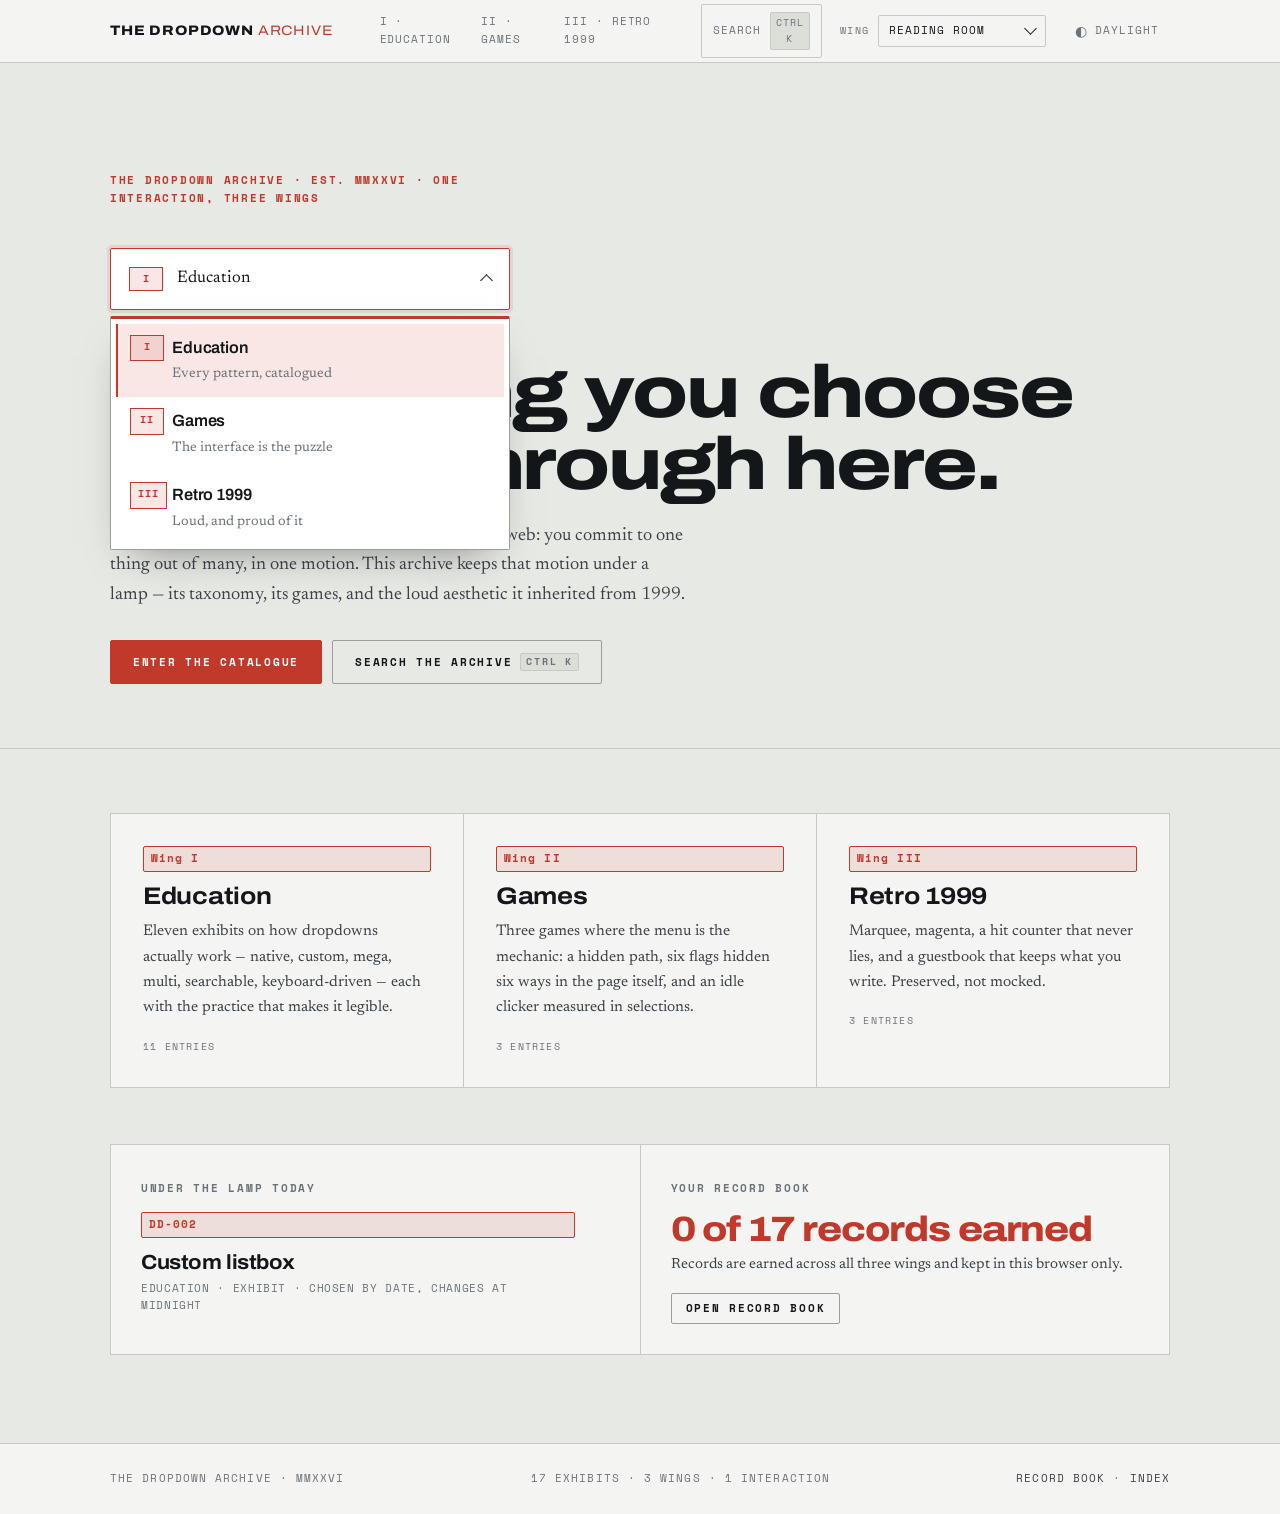
<file: index.html>
<!DOCTYPE html>
<html lang="en" data-theme="light">
<head>
    <meta charset="UTF-8">
    <meta name="viewport" content="width=device-width, initial-scale=1.0">
    <title>The Dropdown Archive</title>
    <meta name="description" content="A catalogue of dropdown menus: their taxonomy, the games built from them, and the aesthetic they inherited from 1999.">
    <meta name="color-scheme" content="light dark">
    <meta name="theme-color" content="#e7e9e4" media="(prefers-color-scheme: light)">
    <meta name="theme-color" content="#14171a" media="(prefers-color-scheme: dark)">

    <!-- Share chrome. Both URLs are the project-site root; the hash routes under
         it all resolve back to the reading room, so one canonical is correct.
         og:image is deliberately absent: a preview card needs a hosted raster
         and this site has no image asset, only the inline SVG favicon. -->
    <link rel="canonical" href="https://asage-me.github.io/dropdown-mania/">
    <meta property="og:type" content="website">
    <meta property="og:site_name" content="The Dropdown Archive">
    <meta property="og:url" content="https://asage-me.github.io/dropdown-mania/">
    <meta property="og:title" content="The Dropdown Archive">
    <meta property="og:description" content="A catalogue of dropdown menus: their taxonomy, the games built from them, and the aesthetic they inherited from 1999.">

    <!-- The module that owns the theme is deferred, so it runs after first
         paint: a visitor whose system prefers dark saw a light page flash
         before going dark on every single load. This runs before the
         stylesheets below, so the first paint is already the right theme.
         The key and its JSON encoding must stay in sync with js/lib/store.js;
         initTheme() still decides afterwards and re-applies if needed. -->
    <script>
        (function () {
            try {
                var stored = JSON.parse(localStorage.getItem("dropdown-archive:theme"));
                var dark = stored === "dark"
                    || (stored !== "light" && matchMedia("(prefers-color-scheme: dark)").matches);
                document.documentElement.dataset.theme = dark ? "dark" : "light";
            } catch (e) {
                /* private mode or disabled storage: initTheme() applies after paint */
            }
        })();
    </script>

    <link rel="preconnect" href="https://fonts.googleapis.com">
    <link rel="preconnect" href="https://fonts.gstatic.com" crossorigin>
    <link rel="stylesheet" href="https://fonts.googleapis.com/css2?family=Archivo:wdth,wght@75..125,400..900&family=Newsreader:ital,opsz,wght@0,6..72,400..600;1,6..72,400&family=Space+Mono:wght@400;700&display=swap">

    <!-- Every stylesheet loads once; wings scope their rules under body[data-mode]. -->
    <link rel="stylesheet" href="css/tokens.css">
    <link rel="stylesheet" href="css/select.css">
    <link rel="stylesheet" href="css/nav.css">
    <link rel="stylesheet" href="css/main.css">
    <link rel="stylesheet" href="css/education.css">
    <link rel="stylesheet" href="css/games.css">
    <link rel="stylesheet" href="css/retro-1999.css">

    <link rel="icon" href="data:image/svg+xml,%3Csvg xmlns='http://www.w3.org/2000/svg' viewBox='0 0 32 32'%3E%3Crect width='32' height='32' fill='%2314171a'/%3E%3Cpath d='M7 11h18M7 17h18M7 23h11' stroke='%23c0392b' stroke-width='2.5'/%3E%3C/svg%3E">
</head>
<body data-mode="home">
    <a class="u-skip" href="#main-content">Skip to the archive</a>

    <header class="site-header">
        <nav class="nav" id="site-nav" aria-label="Archive">
            <a class="nav__brand" href="#/">
                The Dropdown <span>Archive</span>
            </a>

            <ul class="nav__wings">
                <li><a class="nav__link" data-nav-link="education" href="#/education">I · Education</a></li>
                <li><a class="nav__link" data-nav-link="games" href="#/games">II · Games</a></li>
                <li><a class="nav__link" data-nav-link="retro" href="#/retro">III · Retro 1999</a></li>
            </ul>

            <div class="nav__tools">
                <button type="button" class="nav__palette" data-open-palette>
                    Search<span class="kbd-hint">Ctrl K</span>
                </button>

                <div class="nav__mode">
                    <label class="nav__mode-label" for="mode-select">Wing</label>
                    <select id="mode-select">
                        <option value="home">Reading room</option>
                        <option value="education">I · Education</option>
                        <option value="games">II · Games</option>
                        <option value="retro">III · Retro 1999</option>
                    </select>
                </div>

                <button type="button" class="nav__theme" id="theme-toggle" aria-pressed="false">
                    <span class="nav__theme-mark" aria-hidden="true">◐</span>
                    <span data-theme-label>Daylight</span>
                    <span class="u-visually-hidden">Toggle the reading-room theme</span>
                </button>
            </div>
        </nav>
    </header>

    <main id="main-content" class="wing" tabindex="-1">
        <!-- The router mounts the active wing here. -->
        <noscript>
            <div class="load-error">
                <h2>The archive needs JavaScript</h2>
                <p>Each wing is a working exhibit — dropdowns that open, filter, remember and
                    validate — so this site cannot run without scripting enabled.</p>
            </div>
        </noscript>
    </main>

    <footer class="site-footer">
        <div class="site-footer__inner">
            <span>The Dropdown Archive · MMXXVI</span>
            <span>17 exhibits · 3 wings · 1 interaction</span>
            <span><a href="#/" data-open-records>Record book</a> · <a href="#/" data-open-palette>Index</a></span>
        </div>
    </footer>

    <script type="module" src="js/main.js"></script>
</body>
</html>
</file>
<file: css/tokens.css>
@charset "utf-8";
/* ============================================================
   THE DROPDOWN ARCHIVE — tokens.css
   Design system for the whole archive. Every wing (Education,
   Games, Retro) derives its colour and type from this file and
   overrides only --accent. Nothing below hardcodes a colour.
   ============================================================ */

/* ---------- Reset ---------- */
*,
*::before,
*::after {
    margin: 0;
    padding: 0;
    box-sizing: border-box;
}

/* Any component that sets `display:` on itself would otherwise beat the
   UA's [hidden] rule, leaving closed menus painted. State it once, here. */
[hidden] { display: none !important; }

/* ============================================================
   PALETTE — "Reading room"
   A conservation reading room: cool paper, graphite rules,
   rubric red for anything interactive, cyanotype blue for the
   Education wing, manila for catalogue labels.
   Two fully-tuned themes; neither is an afterthought.
   ============================================================ */

:root {
    color-scheme: light;

    /* --- Typefaces: wide grotesque / reading serif / catalogue mono --- */
    --font-display: "Archivo", "Helvetica Neue", Helvetica, sans-serif;
    --font-body: "Newsreader", Georgia, "Times New Roman", serif;
    --font-mono: "Space Mono", ui-monospace, "Courier New", monospace;

    --size-h1: clamp(2.6rem, 6.4vw, 4.6rem);
    --size-h2: clamp(1.7rem, 3.4vw, 2.5rem);
    --size-h3: 1.22rem;
    --size-body: 1.043rem;
    --size-small: 0.9rem;
    --size-label: 0.68rem;

    --tracking-display: -0.028em;
    --tracking-label: 0.16em;

    /* --- Surfaces (light = "daylight reading room") --- */
    --paper: #e7e9e4;
    --surface: #f4f5f2;
    --surface-raised: #ffffff;
    --surface-sunken: #dcded8;
    --rule: #c6cac2;
    --rule-strong: #9aa096;

    /* --- Ink --- */
    --ink: #14171a;
    --ink-2: #3b4247;
    --ink-3: #6b7379;

    /* --- Accents --- */
    --rubric: #c0392b;
    --rubric-soft: rgba(192, 57, 43, 0.12);
    --cyanotype: #2c5c8a;
    --cyanotype-soft: rgba(44, 92, 138, 0.12);
    --manila: #d9c79b;
    --patina: #3f7d6e;
    --patina-soft: rgba(63, 125, 110, 0.14);

    /* Wing accent: what is interactive right now */
    --accent: var(--rubric);
    --accent-soft: var(--rubric-soft);
    --accent-ink: #ffffff;

    /* --- Semantic aliases used by every stylesheet --- */
    --bg: var(--paper);
    --panel: var(--surface);
    --panel-raised: var(--surface-raised);
    --text: var(--ink);
    --text-muted: var(--ink-2);
    --text-faint: var(--ink-3);
    --border: var(--rule);
    --border-strong: var(--rule-strong);
    --focus: var(--accent);

    /* "That was right", which is not the same fact as "that is interactive".
       --accent is the wing's colour, and in the games wing it is rubric red —
       so a solved row painted with --accent looks like a wrong answer. */
    --success: var(--patina);
    --success-soft: var(--patina-soft);

    /* --- Layout --- */
    --page-max: 1140px;
    --prose-max: 62ch;
    --gutter: clamp(20px, 4vw, 40px);
    --section-gap: clamp(48px, 7vw, 88px);
    --nav-height: 62px;

    /* --- Motion --- */
    --t-fast: 140ms cubic-bezier(0.2, 0, 0.2, 1);
    --t-med: 260ms cubic-bezier(0.2, 0, 0.2, 1);
    --t-slow: 460ms cubic-bezier(0.16, 1, 0.3, 1);
    --ease-unfold: cubic-bezier(0.16, 1, 0.3, 1);

    /* --- Depth (kept honest: paper does not glow) --- */
    --shadow-flat: 0 1px 0 rgba(20, 23, 26, 0.05);
    --shadow-pop: 0 18px 40px -22px rgba(20, 23, 26, 0.55);
    --radius: 2px;
}

/* ---------- Dark = "the vault": opened at night, lamp-lit ---------- */
[data-theme="dark"] {
    color-scheme: dark;

    --paper: #14171a;
    --surface: #1b1f23;
    --surface-raised: #23282d;
    --surface-sunken: #0f1214;
    --rule: #313840;
    --rule-strong: #4c555e;

    --ink: #e8eae6;
    --ink-2: #b3bab4;
    --ink-3: #838c92;

    --rubric: #ff6a55;
    --rubric-soft: rgba(255, 106, 85, 0.16);
    --cyanotype: #7fb4e5;
    --cyanotype-soft: rgba(127, 180, 229, 0.16);
    --manila: #c9b486;
    --patina: #6fc0a8;
    --patina-soft: rgba(111, 192, 168, 0.16);

    --accent-ink: #12151a;
    --shadow-pop: 0 22px 46px -24px rgba(0, 0, 0, 0.9);
}

/* ---------- Wing accents: one system, three rooms ---------- */
body[data-mode="education"] {
    --accent: var(--cyanotype);
    --accent-soft: var(--cyanotype-soft);
}

body[data-mode="games"] {
    --accent: var(--rubric);
    --accent-soft: var(--rubric-soft);
}

body[data-mode="retro"] {
    /* Retro is a deliberately loud exhibit; it owns its own palette
       but still inherits spacing, type scale and focus rings. */
    --accent: #ff2d95;
    --accent-soft: rgba(255, 45, 149, 0.18);
    --accent-ink: #14171a;
}

/* ---------- Wing III: the 1999 palette ----------
   Deliberately outside the theme system: this wing is a period
   exhibit, so its colours are fixed day or night, light or dark. */
:root {
    --retro-desktop: #008080;
    --retro-page: #d4d0c8;
    --retro-panel: #c0c0c0;
    --retro-ridge: outset;
    --retro-ridge-light: #ffffff;
    --retro-ridge-dark: #808080;
    --retro-ink: #000000;
    --retro-link: #0000ee;
    --retro-visited: #551a8b;
    --retro-font: "Times New Roman", Times, serif;
    --retro-font-mono: "Courier New", Courier, monospace;
}

/* ============================================================
   BASE
   ============================================================ */

html {
    font-size: 16px;
    scroll-behavior: smooth;
    -webkit-text-size-adjust: 100%;
}

body {
    font-family: var(--font-body);
    font-size: var(--size-body);
    line-height: 1.65;
    color: var(--text);
    background-color: var(--bg);
    min-height: 100vh;
    display: flex;
    flex-direction: column;
    transition: background-color var(--t-med), color var(--t-med);
}

h1, h2, h3, h4, h5, h6 {
    font-family: var(--font-display);
    font-weight: 700;
    line-height: 1.06;
    letter-spacing: var(--tracking-display);
    color: var(--text);
    text-wrap: balance;
}

h1 { font-size: var(--size-h1); font-stretch: 118%; }
h2 { font-size: var(--size-h2); font-stretch: 112%; }
h3 { font-size: var(--size-h3); font-stretch: 105%; letter-spacing: -0.012em; }
h4, h5, h6 { font-size: 1rem; font-stretch: 100%; }

p { margin-bottom: 1.1em; color: var(--text-muted); max-width: var(--prose-max); }
p:last-child { margin-bottom: 0; }

a { color: var(--accent); text-underline-offset: 3px; text-decoration-thickness: 1px; }
a:hover { color: var(--text); }

img, svg { display: block; max-width: 100%; }

button { font: inherit; color: inherit; }

::selection { background: var(--accent); color: var(--accent-ink); }

/* One focus treatment everywhere — never removed, always visible */
:focus-visible {
    outline: 2px solid var(--focus);
    outline-offset: 2px;
}

/* ---------- Utilities ---------- */
.u-page {
    width: 100%;
    max-width: var(--page-max);
    margin-inline: auto;
    padding-inline: var(--gutter);
}

.u-visually-hidden {
    position: absolute;
    width: 1px;
    height: 1px;
    padding: 0;
    margin: -1px;
    overflow: hidden;
    clip: rect(0 0 0 0);
    clip-path: inset(50%);
    white-space: nowrap;
    border: 0;
}

.u-skip {
    position: absolute;
    left: 12px;
    top: -60px;
    z-index: 2000;
    padding: 10px 16px;
    background: var(--accent);
    color: var(--accent-ink);
    font-family: var(--font-mono);
    font-size: var(--size-label);
    text-transform: uppercase;
    letter-spacing: var(--tracking-label);
    transition: top var(--t-fast);
}
.u-skip:focus { top: 12px; }

/* Catalogue label — the archive's structural voice.
   Carries a real accession number, never decorative. */
.meta-label,
.label {
    display: inline-flex;
    align-items: center;
    gap: 8px;
    font-family: var(--font-mono);
    font-size: var(--size-label);
    font-weight: 700;
    text-transform: uppercase;
    letter-spacing: var(--tracking-label);
    color: var(--text-faint);
}

.label--accent { color: var(--accent); }

/* Accession number chip: DD-004 style, used on every exhibit */
.accession {
    font-family: var(--font-mono);
    font-size: var(--size-label);
    font-weight: 700;
    letter-spacing: 0.1em;
    padding: 3px 7px;
    border: 1px solid var(--accent);
    color: var(--accent);
    background: var(--accent-soft);
    border-radius: var(--radius);
    white-space: nowrap;
}

/* Hairline rule with a catalogue tick */
.rule {
    border: 0;
    border-top: 1px solid var(--border);
    margin-block: var(--section-gap);
    position: relative;
}

/* ============================================================
   BUTTONS — square, inked, stamp-like
   ============================================================ */
.btn {
    display: inline-flex;
    align-items: center;
    justify-content: center;
    gap: 8px;
    padding: 12px 22px;
    font-family: var(--font-mono);
    font-size: var(--size-label);
    font-weight: 700;
    text-transform: uppercase;
    letter-spacing: var(--tracking-label);
    line-height: 1.2;
    color: var(--text);
    background: transparent;
    border: 1px solid var(--border-strong);
    border-radius: var(--radius);
    cursor: pointer;
    text-decoration: none;
    transition: background-color var(--t-fast), color var(--t-fast),
                border-color var(--t-fast), transform var(--t-fast);
}

.btn:hover {
    border-color: var(--accent);
    color: var(--accent);
}

.btn:active { transform: translateY(1px); }

.btn[disabled],
.btn[aria-disabled="true"] {
    opacity: 0.42;
    cursor: not-allowed;
    transform: none;
}

.btn--solid {
    background: var(--accent);
    border-color: var(--accent);
    color: var(--accent-ink);
}
.btn--solid:hover {
    background: var(--text);
    border-color: var(--text);
    color: var(--bg);
}

.btn--ghost {
    border-color: transparent;
    color: var(--text-muted);
    padding-inline: 10px;
}
.btn--ghost:hover { color: var(--accent); border-color: transparent; }

.btn--sm { padding: 8px 14px; }

/* ============================================================
   FOOTER
   ============================================================ */
.site-footer {
    margin-top: auto;
    border-top: 1px solid var(--border);
    background: var(--panel);
}

.site-footer__inner {
    max-width: var(--page-max);
    margin-inline: auto;
    padding: 26px var(--gutter);
    display: flex;
    flex-wrap: wrap;
    gap: 12px 28px;
    align-items: baseline;
    justify-content: space-between;
    font-family: var(--font-mono);
    font-size: var(--size-label);
    letter-spacing: 0.1em;
    text-transform: uppercase;
    color: var(--text-faint);
}

.site-footer a { color: var(--text-muted); text-decoration: none; }
.site-footer a:hover { color: var(--accent); }

/* ============================================================
   MOTION PREFERENCES
   ============================================================ */
@media (prefers-reduced-motion: reduce) {
    html { scroll-behavior: auto; }
    *,
    *::before,
    *::after {
        animation-duration: 0.001ms !important;
        animation-iteration-count: 1 !important;
        transition-duration: 0.001ms !important;
    }
}
</file>
<file: css/select.css>
@charset "utf-8";
/* ============================================================
   SELECT & MENUS — the subject of the archive, so it gets the
   most care. The signature device is the unfold: options arrive
   from the trigger like a folded card opening, staggered by index.
   ============================================================ */

/* ---------- ArchiveSelect (upgraded native <select>) ---------- */
.sel {
	position: relative;
	display: inline-block;
	max-width: 100%;
}

/* Every dropdown in the archive wears the same trigger: the upgraded native
   select (.sel), the hand-authored listbox (.pick) and the home-page drawer
   (.drawer). Their shared chrome is declared once here and varied per
   component below, so a change to the house style is one edit, not three. */
.sel__trigger,
.pick__trigger,
.drawer__trigger {
	display: flex;
	align-items: center;
	text-align: left;
	color: var(--text);
	background: var(--panel-raised);
	border: 1px solid var(--border-strong);
	border-radius: var(--radius);
	cursor: pointer;
	transition: border-color var(--t-fast), box-shadow var(--t-fast);
}

.sel__trigger:hover,
.pick__trigger:hover,
.drawer__trigger:hover { border-color: var(--accent); }

.sel.is-open .sel__trigger,
.pick.is-open .pick__trigger,
.drawer.is-open .drawer__trigger {
	border-color: var(--accent);
	box-shadow: 0 0 0 3px var(--accent-soft);
}

.sel__trigger {
	justify-content: space-between;
	gap: 14px;
	min-width: 220px;
	padding: 11px 14px;
	font-family: var(--font-mono);
	font-size: 0.78rem;
	letter-spacing: 0.04em;
}

.sel__value { flex: 1; }

.sel__value.is-placeholder { color: var(--text-faint); }

/* The caret is a folded corner: two borders rotated 45deg, flipping to -135deg
   when its owner opens. Same shape everywhere, only the size differs. */
.sel__caret,
.pick__caret,
.drawer__caret {
	flex: none;
	border-right: 1.5px solid currentColor;
	border-bottom: 1.5px solid currentColor;
	transform: translateY(-2px) rotate(45deg);
	transition: transform var(--t-med) var(--ease-unfold);
}

.sel__caret,
.drawer__caret { width: 9px; height: 9px; }

.sel__caret { position: relative; }

.sel.is-open .sel__caret,
.pick.is-open .pick__caret,
.mega.is-open .pick__caret,
.drawer.is-open .pick__caret,
.drawer.is-open .drawer__caret { transform: translateY(2px) rotate(-135deg); }

/* One unfold panel for the select and both hand-authored lists; only the
   height budget differs (.drawer__list is deliberately its own shape). */
.sel__menu,
.pick__list,
.combo__list {
	position: absolute;
	z-index: 60;
	top: calc(100% + 5px);
	left: 0;
	min-width: 100%;
	overflow-y: auto;
	padding: 5px;
	background: var(--panel-raised);
	border: 1px solid var(--border-strong);
	border-radius: var(--radius);
	box-shadow: var(--shadow-pop);
	transform-origin: top left;
	animation: unfold var(--t-med) var(--ease-unfold) both;
}

/* The height budget is a custom property rather than a fixed max-height: a
   menu whose trigger sits low in the viewport (or one that is drifting around
   it, js/ui/float.js) has to shrink to the room actually left, and ArchiveSelect
   writes --menu-room every frame while a menu is open. 290px stays the ceiling. */
.sel__menu { max-height: min(290px, var(--menu-room, 100vh)); }

/* No room below, more room above: unfold upwards instead of off the screen. */
.sel__menu.is-up {
	top: auto;
	bottom: calc(100% + 5px);
	transform-origin: bottom left;
	animation-name: unfold-up;
}

.sel__option {
	padding: 9px 11px;
	font-family: var(--font-mono);
	font-size: 0.76rem;
	letter-spacing: 0.02em;
	white-space: nowrap;
	color: var(--text-muted);
	cursor: pointer;
	border-left: 2px solid transparent;
	transition: background-color var(--t-fast), color var(--t-fast), border-color var(--t-fast);
}

.sel__option:hover { background: var(--accent-soft); color: var(--text); }

.sel__option.is-active {
	background: var(--accent-soft);
	color: var(--text);
	border-left-color: var(--accent);
}

.sel__option.is-selected {
	color: var(--accent);
	font-weight: 700;
}

.sel__option.is-disabled {
	opacity: 0.4;
	cursor: default;
	text-decoration: line-through;
}

/* Group headers come from <optgroup label="…">, so a long list can be scanned
   in the custom widget exactly as it would be in the native one. They are
   aria-hidden: the option's own accessible name already carries the group
   through the native select, and a widget that announced every heading would
   read like a table of contents on the way to the one line you wanted. */
.sel__group {
	padding: 10px 11px 4px;
	font-family: var(--font-mono);
	font-size: 0.6rem;
	letter-spacing: 0.14em;
	text-transform: uppercase;
	color: var(--text-faint);
	border-top: 1px solid var(--border);
	margin-top: 5px;
	white-space: nowrap;
}

.sel__group:first-child {
	border-top: 0;
	margin-top: 0;
	padding-top: 2px;
}

/* ---------- The unfold ---------- */
@keyframes unfold {
	from { opacity: 0; transform: perspective(700px) rotateX(-28deg) translateY(-6px); }
	to   { opacity: 1; transform: perspective(700px) rotateX(0) translateY(0); }
}

@keyframes unfold-up {
	from { opacity: 0; transform: perspective(700px) rotateX(28deg) translateY(6px); }
	to   { opacity: 1; transform: perspective(700px) rotateX(0) translateY(0); }
}

@keyframes unfold-item {
	from { opacity: 0; transform: translateY(-5px); }
	to   { opacity: 1; transform: translateY(0); }
}

.sel__option,
.pick__item,
.combo__item,
.drawer__item {
	animation: unfold-item var(--t-med) var(--ease-unfold) both;
}

.sel__option:nth-child(1), .pick__item:nth-child(1), .combo__item:nth-child(1), .drawer__item:nth-child(1) { animation-delay: 20ms; }
.sel__option:nth-child(2), .pick__item:nth-child(2), .combo__item:nth-child(2), .drawer__item:nth-child(2) { animation-delay: 50ms; }
.sel__option:nth-child(3), .pick__item:nth-child(3), .combo__item:nth-child(3), .drawer__item:nth-child(3) { animation-delay: 80ms; }
.sel__option:nth-child(4), .pick__item:nth-child(4), .combo__item:nth-child(4), .drawer__item:nth-child(4) { animation-delay: 110ms; }
.sel__option:nth-child(5), .pick__item:nth-child(5), .combo__item:nth-child(5), .drawer__item:nth-child(5) { animation-delay: 140ms; }
.sel__option:nth-child(n + 6), .pick__item:nth-child(n + 6), .combo__item:nth-child(n + 6) { animation-delay: 170ms; }

/* ---------- Variant: exhibit demo ---------- */
.sel--demo .sel__trigger {
	min-width: min(340px, 100%);
	font-family: var(--font-body);
	font-size: 1rem;
	letter-spacing: 0;
	padding: 13px 16px;
}

.sel--demo .sel__option {
	font-family: var(--font-body);
	font-size: 0.97rem;
	white-space: normal;
	padding: 10px 13px;
}

/* ---------- Variant: game board ---------- */
.sel--game .sel__trigger {
	min-width: min(260px, 100%);
	font-family: var(--font-body);
	font-size: 1rem;
	letter-spacing: 0;
	padding: 12px 15px;
	background: var(--panel);
}

.sel--game .sel__option {
	font-family: var(--font-body);
	font-size: 0.97rem;
	white-space: normal;
}

/* ---------- Hand-authored listbox (.pick) ---------- */
.pick { position: relative; display: inline-block; max-width: 100%; }

.pick__trigger {
	justify-content: space-between;
	gap: 16px;
	/* A percentage floor cannot work here: the .pick wrapper is
	   shrink-to-fit, so 100% is indefinite and the floor collapsed to zero —
	   the trigger then sized itself to its own text and changed width on every
	   selection ("No tags selected" 166px, "1 selected" 125px). A definite
	   width keeps the control still while its value changes. */
	width: min(320px, calc(100vw - 96px));
	padding: 13px 16px;
	font-family: var(--font-body);
	font-size: 1rem;
}

/* Long values ellipsize rather than growing the trigger or pushing the caret. */
.pick__value {
	flex: 1;
	min-width: 0;
	white-space: nowrap;
	overflow: hidden;
	text-overflow: ellipsis;
}

.pick__caret { width: 8px; height: 8px; }

/* Both lists are <ul>, so they shed the bullets the .sel div never had. */
.pick__list,
.combo__list {
	max-height: 300px;
	list-style: none;
}

.pick__item {
	padding: 10px 12px;
	font-size: 0.98rem;
	color: var(--text-muted);
	cursor: pointer;
	border-left: 2px solid transparent;
	transition: background-color var(--t-fast), color var(--t-fast), border-color var(--t-fast);
}

.pick__item:hover { background: var(--accent-soft); color: var(--text); }

.pick__item.is-active {
	background: var(--accent-soft);
	color: var(--text);
	border-left-color: var(--accent);
}

.pick__item.is-selected,
.pick__item[aria-selected="true"] {
	color: var(--accent);
	font-weight: 600;
}

.pick__item[aria-selected="true"]::before {
	content: "✓ ";
	color: var(--accent);
}

/* ---------- Mega menu ---------- */
.mega { position: relative; display: inline-block; }

.mega__trigger {
	display: inline-flex;
	align-items: center;
	gap: 12px;
	padding: 12px 18px;
	font-family: var(--font-mono);
	font-size: 0.76rem;
	text-transform: uppercase;
	letter-spacing: 0.1em;
	background: var(--panel-raised);
	border: 1px solid var(--border-strong);
	border-radius: var(--radius);
	cursor: pointer;
}

.mega__trigger:hover { border-color: var(--accent); color: var(--accent); }

.mega__panel {
	position: absolute;
	z-index: 70;
	top: calc(100% + 6px);
	left: 0;
	display: grid;
	/* Tracks shrink to 0 so a long label wraps instead of pushing the last
	   column past the panel border. */
	grid-template-columns: repeat(3, minmax(0, 1fr));
	gap: 26px;
	/* A fixed 420px could not hold 3 x 140px columns + 2 x 26px gaps + 48px
	   padding, so "Records" hung 104px outside the box. Sizing the width from
	   the columns keeps the two in agreement however many links are added;
	   the floor keeps it reading as a mega menu rather than a tooltip. */
	width: max-content;
	min-width: min(420px, calc(100vw - 32px));
	max-width: calc(100vw - 32px);
	padding: 22px 24px;
	background: var(--panel-raised);
	border: 1px solid var(--border-strong);
	border-left: 3px solid var(--accent);
	border-radius: var(--radius);
	box-shadow: var(--shadow-pop);
	transform-origin: top left;
	animation: unfold var(--t-med) var(--ease-unfold) both;
}

.mega__col ul { list-style: none; }

.mega__col li { margin-bottom: 9px; }

.mega__col a {
	font-size: 0.95rem;
	color: var(--text-muted);
	text-decoration: none;
	border-bottom: 1px solid transparent;
}

.mega__col a:hover { color: var(--accent); border-bottom-color: var(--accent); }

/* Three columns will not fit a phone, so the panel becomes a bottom sheet
   rather than a horizontal scroll. */
@media (max-width: 640px) {
	.mega__panel {
		position: fixed;
		top: auto;
		left: 12px;
		right: 12px;
		bottom: 12px;
		/* left/right pin the sheet, so the desktop width rules must not
		   survive here — a 420px floor would overflow a 390px phone. */
		width: auto;
		min-width: 0;
		max-width: none;
		max-height: 65vh;
		overflow-y: auto;
		grid-template-columns: 1fr;
		gap: 18px;
		transform-origin: bottom center;
	}
}

/* ---------- Combobox ---------- */
.combo { position: relative; max-width: 460px; }

.combo__input {
	width: 100%;
	padding: 13px 16px;
	font-family: var(--font-body);
	font-size: 1rem;
	color: var(--text);
	background: var(--panel-raised);
	border: 1px solid var(--border-strong);
	border-radius: var(--radius);
}

.combo__input::placeholder { color: var(--text-faint); }

.combo__input:hover { border-color: var(--accent); }

.combo__list { max-height: 260px; }

.combo__item {
	padding: 9px 12px;
	font-size: 0.95rem;
	color: var(--text-muted);
	cursor: pointer;
	border-left: 2px solid transparent;
}

.combo__item:hover { background: var(--accent-soft); color: var(--text); }

.combo__item.is-active {
	background: var(--accent-soft);
	color: var(--text);
	border-left-color: var(--accent);
}

/* ---------- Retro variant: 1999 wins the argument ---------- */
.sel--retro .sel__trigger {
	min-width: 190px;
	font-family: var(--font-mono);
	font-size: 0.8rem;
	font-weight: 700;
	color: #00e5ff;
	background: #10001f;
	border: 3px ridge #c0c0c0;
	border-radius: 0;
}

.sel--retro.is-open .sel__trigger {
	box-shadow: none;
	border-color: #ff2d95;
	color: #ffe800;
}

.sel--retro .sel__menu {
	min-width: 100%;
	padding: 0;
	background: #10001f;
	border: 3px ridge #c0c0c0;
	border-radius: 0;
	animation: none;
}

.sel--retro .sel__option {
	font-family: var(--font-mono);
	font-size: 0.78rem;
	color: #00e5ff;
	border-left: 0;
	border-bottom: 1px dotted #4b0082;
}

.sel--retro .sel__option:hover,
.sel--retro .sel__option.is-active {
	background: #ff2d95;
	color: #ffff00;
}

.sel--retro .sel__option.is-selected { color: #ffe800; }
</file>
<file: css/nav.css>
/* ============================================================
   HEADER, PALETTE, RECORDS, TOASTS
   ============================================================ */

.site-header {
	position: sticky;
	top: 0;
	z-index: 100;
	background: var(--panel);
	border-bottom: 1px solid var(--border);
	backdrop-filter: blur(8px);
}

.nav {
	display: flex;
	align-items: center;
	gap: clamp(14px, 3vw, 34px);
	max-width: var(--page-max);
	margin-inline: auto;
	padding: 0 var(--gutter);
	height: var(--nav-height);
}

.nav__brand {
	font-family: var(--font-display);
	font-size: 0.86rem;
	font-weight: 800;
	font-stretch: 112%;
	letter-spacing: 0.06em;
	text-transform: uppercase;
	text-decoration: none;
	color: var(--text);
	white-space: nowrap;
}

.nav__brand span {
	color: var(--accent);
	font-weight: 400;
}

.nav__wings {
	display: flex;
	gap: 4px;
	list-style: none;
	margin-right: auto;
}

.nav__link {
	display: block;
	padding: 7px 11px;
	font-family: var(--font-mono);
	font-size: 0.68rem;
	letter-spacing: 0.09em;
	text-transform: uppercase;
	text-decoration: none;
	color: var(--text-faint);
	border: 1px solid transparent;
	border-radius: var(--radius);
	transition: color var(--t-fast), border-color var(--t-fast);
}

.nav__link:hover { color: var(--text); border-color: var(--border); }

.nav__link.is-on {
	color: var(--accent);
	border-bottom-color: var(--accent);
}

.nav__tools {
	display: flex;
	align-items: center;
	gap: clamp(8px, 1.6vw, 18px);
}

.nav__palette {
	display: inline-flex;
	align-items: center;
	gap: 9px;
	padding: 7px 11px;
	font-family: var(--font-mono);
	font-size: 0.68rem;
	letter-spacing: 0.09em;
	text-transform: uppercase;
	color: var(--text-faint);
	background: transparent;
	border: 1px solid var(--border);
	border-radius: var(--radius);
	cursor: pointer;
	transition: color var(--t-fast), border-color var(--t-fast);
}

.nav__palette:hover { color: var(--accent); border-color: var(--accent); }

.kbd-hint {
	padding: 2px 5px;
	font-size: 0.6rem;
	color: var(--text-faint);
	background: var(--surface-sunken);
	border: 1px solid var(--border);
	border-radius: 2px;
}

.nav__mode { display: flex; align-items: center; gap: 9px; }

.nav__mode-label {
	font-family: var(--font-mono);
	font-size: 0.62rem;
	letter-spacing: 0.14em;
	text-transform: uppercase;
	color: var(--text-faint);
}

.nav__mode .sel { min-width: 168px; }

.nav__mode .sel__trigger {
	min-width: 168px;
	padding: 6px 10px;
	font-size: 0.66rem;
	letter-spacing: 0.09em;
	text-transform: uppercase;
	background: transparent;
	border-color: var(--border);
}

.nav__mode .sel__option { font-size: 0.68rem; text-transform: uppercase; }

.nav__theme {
	display: inline-flex;
	align-items: center;
	gap: 7px;
	padding: 7px 10px;
	font-family: var(--font-mono);
	font-size: 0.66rem;
	letter-spacing: 0.09em;
	text-transform: uppercase;
	color: var(--text-faint);
	background: transparent;
	border: 1px solid transparent;
	border-radius: var(--radius);
	cursor: pointer;
	transition: color var(--t-fast), border-color var(--t-fast);
}

.nav__theme:hover { color: var(--accent); border-color: var(--border); }

.nav__theme-mark { font-size: 0.9rem; }

@media (max-width: 900px) {
	.nav { flex-wrap: wrap; height: auto; padding-block: 10px; gap: 10px; }
	.nav__wings { order: 3; width: 100%; margin-right: 0; overflow-x: auto; }
	.nav__tools { margin-left: auto; }
	.nav__mode-label { display: none; }
	.nav__theme span:not(.nav__theme-mark):not(.u-visually-hidden) { display: none; }
}

/* ============================================================
   COMMAND PALETTE
   ============================================================ */
.palette,
.records {
	width: min(620px, calc(100vw - 32px));
	padding: 0;
	color: var(--text);
	background: var(--panel-raised);
	border: 1px solid var(--border-strong);
	border-radius: var(--radius);
	box-shadow: var(--shadow-pop);
}

.palette::backdrop,
.records::backdrop {
	background: rgba(12, 14, 16, 0.55);
	backdrop-filter: blur(2px);
}

.palette__search { padding: 14px 16px; border-bottom: 1px solid var(--border); }

.palette__search input {
	width: 100%;
	padding: 6px 0;
	font-family: var(--font-body);
	font-size: 1.1rem;
	color: var(--text);
	background: transparent;
	border: 0;
}

.palette__search input:focus { outline: none; }
.palette__search input::placeholder { color: var(--text-faint); }

.palette__results {
	max-height: min(52vh, 420px);
	overflow-y: auto;
	padding: 6px;
	list-style: none;
}

.palette__row {
	display: grid;
	grid-template-columns: 74px 1fr auto;
	align-items: center;
	gap: 12px;
	padding: 9px 10px;
	cursor: pointer;
	border-left: 2px solid transparent;
}

.palette__row:hover { background: var(--accent-soft); }

.palette__row.is-active {
	background: var(--accent-soft);
	border-left-color: var(--accent);
}

.palette__title { font-size: 0.98rem; }

.palette__meta {
	font-family: var(--font-mono);
	font-size: 0.62rem;
	letter-spacing: 0.08em;
	text-transform: uppercase;
	color: var(--text-faint);
}

.palette__empty { padding: 18px 12px; color: var(--text-faint); font-style: italic; }

.palette__foot {
	margin: 0;
	padding: 10px 16px;
	font-family: var(--font-mono);
	font-size: 0.6rem;
	letter-spacing: 0.1em;
	text-transform: uppercase;
	color: var(--text-faint);
	border-top: 1px solid var(--border);
}

/* ============================================================
   RECORD BOOK
   ============================================================ */
.records { padding: 26px 26px 22px; }

.records__title { font-size: 1.5rem; margin-bottom: 6px; }

.records__lead { font-size: 0.95rem; margin-bottom: 18px; }

.records__list { list-style: none; margin-bottom: 20px; }

.record {
	display: grid;
	grid-template-columns: 62px 1fr auto;
	align-items: baseline;
	gap: 12px;
	padding: 11px 0;
	border-bottom: 1px solid var(--border);
}

.record__body { display: grid; gap: 2px; }

.record__body strong { font-family: var(--font-display); font-size: 1rem; }

.record__body span { font-size: 0.9rem; color: var(--text-faint); }

.record__state {
	font-family: var(--font-mono);
	font-size: 0.6rem;
	letter-spacing: 0.1em;
	text-transform: uppercase;
	color: var(--text-faint);
}

.record.is-unlocked .record__state { color: var(--accent); }

.record.is-unlocked .accession { border-color: var(--accent); }

.record:not(.is-unlocked) .record__body strong { color: var(--text-faint); }

/* ============================================================
   ACHIEVEMENT TOASTS
   ============================================================ */
.achievement-host {
	position: fixed;
	right: 18px;
	bottom: 18px;
	z-index: 300;
	display: grid;
	gap: 10px;
	pointer-events: none;
}

.achievement {
	display: grid;
	grid-template-columns: auto 1fr;
	gap: 12px;
	width: min(340px, calc(100vw - 36px));
	padding: 14px 16px;
	background: var(--panel-raised);
	border: 1px solid var(--accent);
	border-left-width: 4px;
	border-radius: var(--radius);
	box-shadow: var(--shadow-pop);
	animation: toast-in var(--t-slow) var(--ease-unfold) both;
}

.achievement.is-leaving {
	animation: toast-out 300ms ease-in both;
}

.achievement__accession {
	font-family: var(--font-mono);
	font-size: 0.62rem;
	font-weight: 700;
	letter-spacing: 0.1em;
	color: var(--accent);
}

.achievement__title {
	display: block;
	font-family: var(--font-display);
	font-size: 1rem;
	letter-spacing: -0.01em;
}

.achievement__note {
	margin: 2px 0 0;
	font-size: 0.88rem;
	color: var(--text-faint);
}

@keyframes toast-in {
	from { opacity: 0; transform: translateY(14px) rotate(-1deg); }
	to   { opacity: 1; transform: translateY(0) rotate(0); }
}

@keyframes toast-out {
	to { opacity: 0; transform: translateY(10px); }
}
</file>
<file: css/main.css>
@charset "utf-8";
/* ============================================================
   SHELL + HOME
   ============================================================ */

.wing {
	flex: 1;
	padding-bottom: var(--section-gap);
}

.wing:focus { outline: none; }

.load-error {
	max-width: 620px;
	margin: 80px auto;
	padding: 28px 30px;
	background: var(--panel);
	border: 1px solid var(--border);
	border-left: 3px solid var(--rubric);
}

.load-error h2 { font-size: 1.4rem; margin-bottom: 10px; }

.load-error code {
	font-family: var(--font-mono);
	font-size: 0.85em;
	padding: 2px 5px;
	background: var(--surface-sunken);
	border: 1px solid var(--border);
}

.load-error__hint { font-size: 0.92rem; }

/* ---------- Wing furniture (shared by all three wings) ---------- */
.wing-head {
	max-width: var(--page-max);
	margin-inline: auto;
	padding: clamp(36px, 6vw, 64px) var(--gutter) 0;
}

.wing-head h2 { margin: 12px 0 14px; }

.wing-head p { font-size: 1.06rem; }

.index {
	display: flex;
	flex-wrap: wrap;
	gap: 6px;
	max-width: var(--page-max);
	margin: 26px auto 0;
	padding-inline: var(--gutter);
}

.index__link {
	padding: 5px 9px;
	font-family: var(--font-mono);
	font-size: 0.62rem;
	letter-spacing: 0.06em;
	text-transform: uppercase;
	text-decoration: none;
	color: var(--text-faint);
	border: 1px solid var(--border);
	border-radius: var(--radius);
	transition: color var(--t-fast), border-color var(--t-fast);
}

.index__link:hover { color: var(--accent); border-color: var(--accent); }

.exhibit-tabs {
	display: flex;
	flex-wrap: wrap;
	gap: 2px;
	max-width: var(--page-max);
	margin: 30px auto 0;
	padding-inline: var(--gutter);
	border-bottom: 1px solid var(--border);
}

.exhibit-tab {
	display: inline-flex;
	align-items: baseline;
	gap: 9px;
	padding: 12px 16px;
	font-family: var(--font-display);
	font-size: 0.98rem;
	font-weight: 600;
	letter-spacing: -0.01em;
	text-decoration: none;
	color: var(--text-faint);
	border-bottom: 2px solid transparent;
	margin-bottom: -1px;
	transition: color var(--t-fast), border-color var(--t-fast);
}

.exhibit-tab:hover { color: var(--text); }

.exhibit-tab.is-on {
	color: var(--accent);
	border-bottom-color: var(--accent);
}

.exhibit-tab__accession {
	font-family: var(--font-mono);
	font-size: 0.6rem;
	letter-spacing: 0.08em;
	color: var(--text-faint);
}

.exhibit-tab.is-on .exhibit-tab__accession { color: var(--accent); }

/* ============================================================
   HOME — the reading-room desk
   ============================================================ */

.hero {
	padding: clamp(48px, 9vw, 104px) 0 clamp(40px, 6vw, 64px);
	border-bottom: 1px solid var(--border);
}

.hero__eyebrow { margin-bottom: clamp(26px, 4vw, 40px); }

/* ---------- The catalogue drawer: signature element ---------- */
.drawer {
	position: relative;
	width: min(400px, 100%);
	margin-bottom: clamp(30px, 5vw, 46px);
}

/* Trigger chrome, hover/open ring and caret come from select.css, where every
   dropdown in the archive shares them. Only the drawer's own proportions. */
.drawer__trigger {
	gap: 14px;
	width: 100%;
	padding: 16px 18px;
	font-family: var(--font-body);
	font-size: 1.05rem;
}

.drawer__code {
	flex: none;
	min-width: 34px;
	padding: 3px 7px;
	font-family: var(--font-mono);
	font-size: 0.62rem;
	font-weight: 700;
	letter-spacing: 0.1em;
	text-align: center;
	color: var(--accent);
	background: var(--accent-soft);
	border: 1px solid var(--accent);
}

.drawer__value { flex: 1; }

.drawer__list {
	position: absolute;
	z-index: 50;
	top: calc(100% + 6px);
	left: 0;
	right: 0;
	padding: 5px;
	list-style: none;
	background: var(--panel-raised);
	border: 1px solid var(--border-strong);
	border-top: 3px solid var(--accent);
	border-radius: var(--radius);
	box-shadow: var(--shadow-pop);
	transform-origin: top center;
	animation: unfold var(--t-med) var(--ease-unfold) both;
}

.drawer__item {
	display: grid;
	grid-template-columns: 30px 1fr;
	gap: 2px 12px;
	padding: 11px 12px;
	cursor: pointer;
	border-left: 2px solid transparent;
}

.drawer__item:hover { background: var(--accent-soft); }

.drawer__item.is-active {
	background: var(--accent-soft);
	border-left-color: var(--accent);
}

.drawer__item .drawer__code { justify-self: start; }

.drawer__name {
	font-family: var(--font-display);
	font-size: 1.02rem;
	font-weight: 600;
	letter-spacing: -0.01em;
}

.drawer__note {
	grid-column: 2;
	font-size: 0.86rem;
	color: var(--text-faint);
}

/* ---------- Hero type ---------- */
.hero__title {
	font-size: var(--size-h1);
	font-stretch: 122%;
	font-weight: 800;
	line-height: 0.98;
	margin-bottom: 22px;
}

.hero__lead {
	font-size: 1.14rem;
	line-height: 1.62;
	max-width: 58ch;
	margin-bottom: 30px;
}

.hero__actions { display: flex; flex-wrap: wrap; gap: 10px; }

/* ---------- Wings grid ---------- */
.wings { padding: clamp(40px, 6vw, 64px) var(--gutter) 0; }

.wings__grid {
	display: grid;
	grid-template-columns: repeat(auto-fit, minmax(268px, 1fr));
	gap: 1px;
	background: var(--border);
	border: 1px solid var(--border);
}

.wings__grid .wing {
	display: grid;
	align-content: start;
	gap: 10px;
	padding: clamp(22px, 3vw, 32px);
	background: var(--panel);
	text-decoration: none;
	color: inherit;
	transition: background-color var(--t-med);
}

.wings__grid .wing:hover { background: var(--panel-raised); }

.wings__grid .wing h3 {
	font-size: 1.5rem;
	font-stretch: 112%;
	margin: 2px 0 0;
}

.wings__grid .wing p { font-size: 0.96rem; margin: 0; }

.wing__count {
	margin-top: 8px;
	font-family: var(--font-mono);
	font-size: 0.62rem;
	letter-spacing: 0.12em;
	text-transform: uppercase;
	color: var(--text-faint);
}

.wings__grid .wing:hover .wing__count { color: var(--accent); }

/* ---------- Ledger ---------- */
.ledger { padding-top: clamp(36px, 5vw, 56px); }

.ledger__grid {
	display: grid;
	grid-template-columns: repeat(auto-fit, minmax(300px, 1fr));
	gap: 1px;
	background: var(--border);
	border: 1px solid var(--border);
}

.ledger__card {
	padding: clamp(22px, 3vw, 30px);
	background: var(--panel);
}

.ledger__card > .label { margin-bottom: 14px; }

.ledger__stat {
	font-family: var(--font-display);
	font-size: 2.2rem;
	font-weight: 800;
	font-stretch: 115%;
	letter-spacing: -0.03em;
	line-height: 1;
	color: var(--accent);
	margin-bottom: 6px;
}

.ledger__note { font-size: 0.92rem; margin-bottom: 16px; }

.pick__link {
	display: grid;
	gap: 8px;
	text-decoration: none;
}

.pick__title {
	font-family: var(--font-display);
	font-size: 1.28rem;
	font-weight: 700;
	font-stretch: 108%;
	letter-spacing: -0.02em;
	color: var(--text);
}

.pick__link:hover .pick__title { color: var(--accent); }

.pick__meta {
	font-family: var(--font-mono);
	font-size: 0.66rem;
	letter-spacing: 0.06em;
	text-transform: uppercase;
	color: var(--text-faint);
	margin: 0;
}

.pick__loading { color: var(--text-faint); font-style: italic; }

@media (max-width: 620px) {
	.hero__title { font-stretch: 108%; }
	.drawer__item { grid-template-columns: 1fr; }
	.drawer__item .drawer__note { grid-column: 1; }
}
</file>
<file: css/education.css>
@charset "utf-8";
/* ============================================================
   WING I — EDUCATION EXHIBITS
   ============================================================ */

.exhibit {
	max-width: var(--page-max);
	margin-inline: auto;
	padding: clamp(38px, 6vw, 62px) var(--gutter);
	border-bottom: 1px solid var(--border);
	scroll-margin-top: calc(var(--nav-height) + 16px);
}

.exhibit:last-of-type { border-bottom: 0; }

.exhibit__head {
	display: flex;
	align-items: baseline;
	gap: 14px;
	flex-wrap: wrap;
	margin-bottom: 14px;
}

.exhibit__head h3 {
	font-size: clamp(1.4rem, 2.6vw, 1.85rem);
	font-stretch: 110%;
	margin: 0;
}

.exhibit > p { font-size: 1.03rem; }

.exhibit code {
	font-family: var(--font-mono);
	font-size: 0.86em;
	padding: 1px 5px;
	background: var(--surface-sunken);
	border: 1px solid var(--border);
	border-radius: 2px;
}

/* Deep-linked exhibit gets a brief stamp */
.exhibit.is-targeted {
	animation: stamp 2.2s var(--ease-unfold) both;
}

@keyframes stamp {
	0%   { background: var(--accent-soft); box-shadow: inset 3px 0 0 var(--accent); }
	70%  { background: var(--accent-soft); box-shadow: inset 3px 0 0 var(--accent); }
	100% { background: transparent; box-shadow: inset 3px 0 0 transparent; }
}

/* ---------- Demo plinth ---------- */
.demo {
	margin: 26px 0 22px;
	padding: clamp(20px, 3vw, 30px);
	background: var(--panel);
	border: 1px solid var(--border);
	border-left: 3px solid var(--accent);
}

.demo--split {
	display: grid;
	grid-template-columns: repeat(auto-fit, minmax(260px, 1fr));
	gap: clamp(20px, 3vw, 36px);
}

.demo__label {
	display: block;
	margin-bottom: 10px;
	font-family: var(--font-mono);
	font-size: 0.66rem;
	font-weight: 700;
	letter-spacing: 0.12em;
	text-transform: uppercase;
	color: var(--text-muted);
}

.demo__readout {
	margin: 14px 0 0;
	font-family: var(--font-mono);
	font-size: 0.74rem;
	letter-spacing: 0.03em;
	color: var(--accent);
}

/* ---------- Practice note ---------- */
.practice {
	max-width: var(--prose-max);
	padding: 16px 20px;
	background: var(--surface-sunken);
	border-left: 1px solid var(--border-strong);
}

.practice > .label { margin-bottom: 8px; }

.practice p { margin: 0; font-size: 0.97rem; }

/* ---------- DD-003 anatomy ---------- */
.anatomy {
	display: grid;
	grid-template-columns: minmax(240px, 320px) 1fr;
	gap: clamp(24px, 4vw, 48px);
	align-items: start;
	margin: 28px 0 24px;
}

.anatomy__specimen {
	position: relative;
	padding-bottom: 132px;
}

.anatomy__trigger {
	display: flex;
	align-items: center;
	justify-content: space-between;
	padding: 13px 15px;
	font-family: var(--font-body);
	font-size: 0.98rem;
	background: var(--panel-raised);
	border: 1px solid var(--accent);
}

.anatomy__caret {
	width: 8px;
	height: 8px;
	border-right: 1.5px solid currentColor;
	border-bottom: 1.5px solid currentColor;
	transform: translateY(2px) rotate(-135deg);
	color: var(--text-faint);
}

.anatomy__list {
	position: absolute;
	top: calc(100% - 126px);
	left: 0;
	right: 0;
	padding: 4px;
	list-style: none;
	background: var(--panel-raised);
	border: 1px solid var(--border-strong);
	border-top: 0;
	box-shadow: var(--shadow-pop);
}

.anatomy__list li { padding: 9px 11px; font-size: 0.94rem; color: var(--text-muted); }

.anatomy__list li.is-active {
	background: var(--accent-soft);
	color: var(--text);
	box-shadow: inset 2px 0 0 var(--accent);
}

.anatomy__parts {
	list-style: none;
	counter-reset: part;
	display: grid;
	gap: 14px;
}

.anatomy__parts li {
	display: grid;
	grid-template-columns: 26px 1fr;
	gap: 12px;
	font-size: 0.98rem;
	color: var(--text-muted);
}

/* The description needs its own element: as a bare text node it is an
   anonymous grid item, and auto-placement drops it into the 26px number
   column rather than the 1fr one — one word per line, ~350px tall. */
.anatomy__part { min-width: 0; }

.anatomy__parts strong { color: var(--text); }

.anatomy__n {
	display: grid;
	place-items: center;
	width: 26px;
	height: 26px;
	font-family: var(--font-mono);
	font-size: 0.68rem;
	font-weight: 700;
	color: var(--accent);
	border: 1px solid var(--accent);
	border-radius: 50%;
}

/* ---------- DD-005 chips ---------- */
.chips {
	display: flex;
	flex-wrap: wrap;
	gap: 6px;
	margin: 16px 0 14px;
}

.chip {
	display: inline-flex;
	align-items: center;
	gap: 8px;
	padding: 5px 9px;
	font-family: var(--font-mono);
	font-size: 0.68rem;
	color: var(--accent);
	background: var(--accent-soft);
	border: 1px solid var(--accent);
	border-radius: var(--radius);
	cursor: pointer;
}

.chip:hover { background: var(--accent); color: var(--accent-ink); }

.chip__x { font-size: 0.9rem; line-height: 1; }

.chips__empty {
	font-family: var(--font-mono);
	font-size: 0.68rem;
	color: var(--text-faint);
}

/* ---------- DD-008 keyboard ---------- */
.keymap__list { display: grid; gap: 9px; }

.keymap__list > div {
	display: grid;
	grid-template-columns: 116px 1fr;
	gap: 12px;
	align-items: baseline;
	font-size: 0.94rem;
}

.keymap__list dt {
	font-family: var(--font-mono);
	font-size: 0.72rem;
	color: var(--accent);
}

.keymap__list dd { color: var(--text-muted); }

/* The log gets its own column so an open menu — which drops over whatever is
   directly below the trigger — cannot cover the keys you just pressed. */
.demo--keyboard .keylog__title { margin-top: 0; }

.keylog__title { margin-top: 18px; }

.keylog {
	list-style: none;
	min-height: 92px;
	padding: 10px;
	background: var(--surface-sunken);
	border: 1px solid var(--border);
}

.keylog__item {
	display: grid;
	grid-template-columns: 92px 1fr;
	gap: 12px;
	align-items: baseline;
	padding: 3px 0;
	font-family: var(--font-mono);
	font-size: 0.72rem;
	color: var(--text-faint);
}

.keylog__item kbd {
	padding: 2px 6px;
	font-family: var(--font-mono);
	font-size: 0.7rem;
	color: var(--text);
	background: var(--panel-raised);
	border: 1px solid var(--border-strong);
	border-bottom-width: 2px;
	border-radius: 2px;
}

.keylog__item--empty { grid-template-columns: 1fr; font-style: italic; }

/* ---------- DD-009 announcement ---------- */
.announce {
	padding: 18px 20px;
	background: var(--surface-sunken);
	border: 1px solid var(--border);
}

.announce__said {
	font-family: var(--font-mono);
	font-size: 0.86rem;
	line-height: 1.5;
	color: var(--accent);
	word-break: break-word;
}

.announce__why { font-size: 0.92rem; margin-top: 8px; }

/* ---------- DD-010 anti-patterns ---------- */
.anti {
	display: grid;
	grid-template-columns: repeat(auto-fit, minmax(240px, 1fr));
	gap: 1px;
	margin: 26px 0 22px;
	background: var(--border);
	border: 1px solid var(--border);
}

.anti__card {
	padding: 22px;
	background: var(--panel);
}

.anti__card h4 { margin: 6px 0 12px; font-size: 1.08rem; }

.anti__note { margin-top: 16px; font-size: 0.9rem; color: var(--text-faint); }

.anti__note--solo { margin-top: 0; }

.anti__hover { position: relative; display: inline-block; }

.anti__hoverlist {
	position: absolute;
	top: 100%;
	left: 0;
	min-width: 140px;
	padding: 4px;
	list-style: none;
	background: var(--panel-raised);
	border: 1px solid var(--border-strong);
	opacity: 0;
	visibility: hidden;
	transform: translateY(-4px);
	transition: all var(--t-fast);
}

.anti__hover:hover .anti__hoverlist {
	opacity: 1;
	visibility: visible;
	transform: translateY(0);
}

.anti__hoverlist li { padding: 7px 10px; font-size: 0.9rem; }

.anti__bare { max-width: 240px; }

/* Clicking swaps in a much longer sentence, which used to grow this card and —
   because the grid row stretches every card to the tallest — the whole panel.
   A definite width plus two reserved lines (the most the longer state needs at
   any column width this grid produces) means the click changes the text and
   nothing else. */
.anti__div {
	display: flex;
	align-items: center;
	width: 100%;
	min-height: calc(2.7em + 22px);
	padding: 10px 14px;
	font-size: 0.94rem;
	line-height: 1.35;
	color: var(--text-faint);
	background: var(--surface-sunken);
	border: 1px dashed var(--border-strong);
	cursor: pointer;
	user-select: none;
}

.anti__div.is-open { border-style: solid; color: var(--text); }

/* ---------- DD-011 table ---------- */
.table-wrap { overflow-x: auto; margin: 26px 0 22px; }

.table {
	width: 100%;
	border-collapse: collapse;
	font-size: 0.95rem;
}

.table th,
.table td {
	padding: 12px 14px;
	text-align: left;
	border-bottom: 1px solid var(--border);
	vertical-align: top;
}

.table thead th {
	font-family: var(--font-mono);
	font-size: 0.64rem;
	letter-spacing: 0.12em;
	text-transform: uppercase;
	color: var(--text-faint);
	border-bottom: 1px solid var(--border-strong);
}

.table tbody th {
	font-family: var(--font-display);
	font-weight: 600;
	white-space: nowrap;
}

.table tbody tr:hover { background: var(--accent-soft); }

@media (max-width: 720px) {
	.anatomy { grid-template-columns: 1fr; }
	.anatomy__specimen { padding-bottom: 150px; }
	.keymap__list > div { grid-template-columns: 1fr; gap: 2px; }
}
</file>
<file: css/games.css>
@charset "utf-8";
/* ============================================================
   WING II — GAMES
   ============================================================ */

.game {
	max-width: var(--page-max);
	margin-inline: auto;
	padding: clamp(30px, 5vw, 48px) var(--gutter);
	scroll-margin-top: calc(var(--nav-height) + 16px);
}

.game__head {
	display: grid;
	grid-template-columns: minmax(0, 1fr) auto;
	gap: clamp(18px, 3vw, 40px);
	align-items: start;
	padding-bottom: 22px;
	border-bottom: 1px solid var(--border);
}

.game__head h3 {
	font-size: clamp(1.5rem, 3vw, 2rem);
	font-stretch: 112%;
	margin-bottom: 8px;
}

.game__head p { font-size: 1rem; }

.statline {
	display: flex;
	flex-wrap: wrap;
	gap: 1px;
	background: var(--border);
	border: 1px solid var(--border);
}

.statline > div {
	min-width: 84px;
	padding: 10px 14px;
	background: var(--panel);
}

.statline dt {
	font-family: var(--font-mono);
	font-size: 0.58rem;
	letter-spacing: 0.12em;
	text-transform: uppercase;
	color: var(--text-faint);
}

.statline dd {
	font-family: var(--font-display);
	font-size: 1.35rem;
	font-weight: 800;
	font-stretch: 112%;
	letter-spacing: -0.02em;
	font-variant-numeric: tabular-nums;
	color: var(--accent);
}

/* The bank is the one number on the site with no ceiling, and while it sat in
   the statline it sized the head's auto column: every banked million walked the
   other readouts — and the board underneath — sideways. It gets a band of its
   own across the page, so there is nothing on its row to push. Tabular figures
   keep the digits from shuffling as they tick, and the clamp lets it scale down
   rather than overflow a phone. */
.bank {
	display: flex;
	flex-wrap: wrap;
	align-items: baseline;
	gap: 6px 14px;
	margin: 20px 0 0;
	padding: 12px 16px;
	border: 1px solid var(--border);
	background: var(--panel);
}

.bank__label {
	font-family: var(--font-mono);
	font-size: 0.58rem;
	letter-spacing: 0.12em;
	text-transform: uppercase;
	color: var(--text-faint);
}

.bank__value {
	flex: 1 1 auto;
	min-width: 0;
	font-family: var(--font-display);
	font-size: clamp(1.9rem, 7vw, 3.2rem);
	font-weight: 800;
	font-stretch: 112%;
	letter-spacing: -0.02em;
	font-variant-numeric: tabular-nums;
	line-height: 1.06;
	white-space: nowrap;
	text-align: right;
	color: var(--accent);
}

.game__toolbar {
	display: flex;
	flex-wrap: wrap;
	align-items: center;
	gap: 10px;
	margin: 22px 0 14px;
}

.switch {
	display: inline-flex;
	border: 1px solid var(--border-strong);
	border-radius: var(--radius);
	overflow: hidden;
}

.switch__opt {
	padding: 9px 15px;
	font-family: var(--font-mono);
	font-size: 0.66rem;
	letter-spacing: 0.08em;
	text-transform: uppercase;
	color: var(--text-faint);
	background: transparent;
	border: 0;
	cursor: pointer;
}

.switch__opt + .switch__opt { border-left: 1px solid var(--border); }

.switch__opt:hover { color: var(--text); }

.switch__opt.is-on {
	background: var(--accent);
	color: var(--accent-ink);
}

/* Find the Path's set picker sits above the difficulty switch and is a real
   dropdown, because fifty named sets are a menu rather than fifty buttons. Its
   label is the accessible name ArchiveSelect reads for the widget. */
.fp-sets {
	display: flex;
	flex-wrap: wrap;
	align-items: center;
	gap: 10px 12px;
	margin: 22px 0 0;
}

.fp-sets__label {
	font-family: var(--font-mono);
	font-size: 0.66rem;
	letter-spacing: 0.1em;
	text-transform: uppercase;
	color: var(--text-faint);
}

.fp-sets .sel {
	flex: 0 1 340px;
	min-width: 220px;
}

.fp-sets__blurb {
	flex: 1 1 200px;
	font-size: 0.8rem;
	font-style: italic;
	color: var(--text-muted);
}

.result__next { margin-top: 16px; }

.game__note {
	font-family: var(--font-mono);
	font-size: 0.76rem;
	line-height: 1.6;
	color: var(--text-muted);
	padding: 10px 14px;
	background: var(--surface-sunken);
	border-left: 2px solid var(--accent);
}

/* ---------- DD-012 Find the Path ---------- */
.path {
	display: grid;
	gap: 14px;
	margin-top: 24px;
}

.path__level {
	display: grid;
	grid-template-columns: 54px minmax(0, 1fr) minmax(0, 260px);
	gap: clamp(12px, 2vw, 22px);
	align-items: center;
	padding: 16px 18px;
	background: var(--panel);
	border: 1px solid var(--border);
	transition: border-color var(--t-med), background-color var(--t-med);
}

/* A solved row is a correct answer, and this wing's accent is red — so success
   gets its own token rather than borrowing --accent and reading as an error. */
.path__level.is-solved {
	border-color: var(--success);
	background: var(--success-soft);
}

.path__index {
	font-family: var(--font-display);
	font-size: 2rem;
	font-weight: 800;
	font-stretch: 118%;
	line-height: 1;
	color: var(--border-strong);
}

.path__level.is-solved .path__index { color: var(--success); }

.path__prompt {
	display: block;
	font-size: 1.04rem;
	font-weight: 500;
	color: var(--text);
}

.path__verdict {
	grid-column: 2 / -1;
	margin: 0;
	font-family: var(--font-mono);
	font-size: 0.72rem;
	letter-spacing: 0.04em;
	min-height: 1.2em;
}

.path__verdict.is-right { color: var(--success); }
.path__verdict.is-wrong { color: var(--rubric); }

.path__notes {
	margin-top: 8px;
	font-family: var(--font-mono);
	font-size: 0.72rem;
	letter-spacing: 0.03em;
	color: var(--text-faint);
}

/* Advanced mode: the rows leave the page and float around the viewport.
   js/ui/float.js writes the transform, so the row has to start at 0,0 and be
   out of flow. Motion is opt-in via the difficulty switch and never applied
   under prefers-reduced-motion (handled in JS). The board keeps a floor of
   height because with every row fixed there is nothing left to hold it open. */
.path.is-floating {
	min-height: 60vh;
}

.path.is-floating .path__level {
	position: fixed;
	left: 0;
	top: 0;
	/* 72px of slack rather than 24: on a phone the row is nearly the width of
	   the screen, and a row that wide has nowhere to float to. Giving up a
	   little width is what buys the drift its horizontal range. */
	width: min(560px, calc(100vw - 72px));
	margin: 0;
	/* Below the sticky header (100) on purpose: float.js measures that header and
	   keeps every row underneath it, so nothing drifts behind the nav. */
	z-index: 40;
	will-change: transform;
}

.result {
	margin-top: 26px;
	padding: 22px 24px;
	background: var(--panel);
	border: 1px solid var(--success);
	border-left-width: 4px;
}

.result__time {
	font-family: var(--font-display);
	font-size: 1.6rem;
	font-weight: 800;
	font-stretch: 112%;
	letter-spacing: -0.02em;
	color: var(--success);
	margin-bottom: 6px;
}

.result__meta { font-size: 0.95rem; }

.result__rules {
	list-style: none;
	margin-top: 14px;
	display: grid;
	gap: 6px;
}

.result__rules li {
	font-size: 0.92rem;
	color: var(--text-muted);
	padding-left: 16px;
	position: relative;
}

.result__rules li::before {
	content: "—";
	position: absolute;
	left: 0;
	color: var(--success);
}

/* ---------- DD-013 Hacker ---------- */
.terminal {
	position: relative;
	overflow: hidden;
	margin: 24px 0 18px;
	padding: 18px 20px;
	min-height: 190px;
	background: var(--surface-sunken);
	border: 1px solid var(--border-strong);
	border-left: 3px solid var(--patina);
}

/* The rain lives inside the terminal — the one surface dark enough in both
   themes to carry it — and sits under the text at half opacity. It takes no
   pointer events, so the lines above it stay selectable. */
.terminal__rain {
	position: absolute;
	inset: 0;
	width: 100%;
	height: 100%;
	opacity: 0.45;
	pointer-events: none;
}

.terminal__line {
	position: relative;
	z-index: 1;
	margin: 0 0 6px;
	font-family: var(--font-mono);
	font-size: 0.78rem;
	line-height: 1.6;
	color: var(--patina);
}

.terminal__line--dim { color: var(--text-faint); }

.terminal__line--hint { color: var(--accent); }

.terminal__line--payload {
	margin-top: 12px;
	color: var(--text);
	word-break: break-all;
}

.terminal.is-open { border-left-color: var(--accent); }

.hk-target {
	display: flex;
	flex-wrap: wrap;
	align-items: baseline;
	gap: 10px 12px;
	margin: 22px 0 0;
}

.hk-target__label {
	font-family: var(--font-mono);
	font-size: 0.6rem;
	letter-spacing: 0.14em;
	text-transform: uppercase;
	color: var(--text-faint);
}

.hk-target .sel { flex: 0 1 340px; min-width: 220px; }

.hk-target__brief {
	flex: 1 1 200px;
	font-size: 0.92rem;
	font-style: italic;
	color: var(--text-muted);
}

.flags {
	display: grid;
	grid-template-columns: repeat(auto-fit, minmax(260px, 1fr));
	gap: 1px;
	margin: 20px 0 22px;
	list-style: none;
	background: var(--border);
	border: 1px solid var(--border);
}

.flag {
	display: grid;
	grid-template-columns: 18px auto 1fr;
	grid-template-rows: auto auto;
	gap: 2px 10px;
	align-items: center;
	padding: 11px 14px;
	background: var(--panel);
}

.flag__mark {
	grid-row: 1 / -1;
	width: 12px;
	height: 12px;
	border: 1px solid var(--border-strong);
}

.flag__code {
	font-family: var(--font-mono);
	font-size: 0.66rem;
	letter-spacing: 0.1em;
	color: var(--text-muted);
}

.flag__name { font-size: 0.92rem; }

.flag__state {
	grid-column: 2 / -1;
	font-family: var(--font-mono);
	font-size: 0.6rem;
	letter-spacing: 0.1em;
	text-transform: uppercase;
	color: var(--text-faint);
}

.flag.is-cleared .flag__mark { background: var(--accent); border-color: var(--accent); }
.flag.is-cleared .flag__state { color: var(--accent); }

/* DD-013 · fragment 4 of 4. Never rendered on screen — it exists only in the
   Styles pane, which is exactly where the puzzle wants you to look. */
[data-hk-terminal] { --hk-fragment: "51GN"; }

.clues {
	display: grid;
	grid-template-columns: repeat(auto-fit, minmax(200px, 1fr));
	gap: 1px;
	margin: 0 0 22px;
	list-style: none;
	background: var(--border);
	border: 1px solid var(--border);
}

.clue {
	display: grid;
	grid-template-columns: 18px 1fr auto;
	align-items: center;
	gap: 10px;
	padding: 11px 14px;
	background: var(--panel);
}

.clue__mark {
	width: 12px;
	height: 12px;
	border: 1px solid var(--border-strong);
}

.clue__name { font-size: 0.92rem; }

.clue__state {
	font-family: var(--font-mono);
	font-size: 0.6rem;
	letter-spacing: 0.1em;
	text-transform: uppercase;
	color: var(--text-faint);
}

.clue.is-found .clue__mark { background: var(--accent); border-color: var(--accent); }
.clue.is-found .clue__state { color: var(--accent); }

.auth {
	display: grid;
	grid-template-columns: minmax(0, 1fr) auto;
	gap: 12px;
	align-items: end;
	max-width: 560px;
}

.auth__label {
	grid-column: 1 / -1;
	font-family: var(--font-mono);
	font-size: 0.66rem;
	font-weight: 700;
	letter-spacing: 0.12em;
	text-transform: uppercase;
	color: var(--text-muted);
}

.auth__input {
	padding: 12px 14px;
	font-family: var(--font-mono);
	font-size: 0.92rem;
	letter-spacing: 0.06em;
	color: var(--text);
	background: var(--panel-raised);
	border: 1px solid var(--border-strong);
	border-radius: var(--radius);
}

.auth__input::placeholder { color: var(--text-faint); letter-spacing: 0; }

.auth__result {
	min-height: 1.5em;
	margin: 14px 0;
	font-family: var(--font-mono);
	font-size: 0.8rem;
	letter-spacing: 0.03em;
}

.auth__result.is-right { color: var(--patina); }
.auth__result.is-wrong { color: var(--rubric); }
.auth__result.is-warn { color: var(--text-muted); }

/* ---------- DD-014 Lazy Drop ---------- */
.lazy {
	display: grid;
	grid-template-columns: minmax(0, 1.4fr) minmax(260px, 1fr);
	gap: clamp(20px, 3vw, 40px);
	margin-top: 26px;
	align-items: start;
}

.lazy__board > .label,
.lazy__side > .label { margin-bottom: 14px; }

.lazy__tiers {
	display: flex;
	flex-wrap: wrap;
	gap: 14px;
	align-items: flex-start;
	padding: 20px;
	min-height: 180px;
	background: var(--panel);
	border: 1px solid var(--border);
}

/* "Smaller" has to survive two things that used to cancel it out: a fixed
   min-width floor here, and the 260px floor the game variant puts on every
   trigger. Both scale with the tier now, so tier 6 really is half of tier 1.
   Type only shrinks a fifth as fast as width — 0.5 scale must still be a
   readable 13px, not the 8px a proportional font would give. */
.tier {
	--tier-trigger-w: calc(var(--tier-scale, 1) * 240px);
	--tier-font: calc((0.8 + 0.2 * var(--tier-scale, 1)) * 1rem);
	display: grid;
	/* The column is the menu's width, so the label and hint wrap to it rather
	   than holding the block at the hint's own min-content width — otherwise
	   tier 6's 120px menu sits inside a 181px box and looks no smaller. */
	grid-template-columns: minmax(0, var(--tier-trigger-w, 240px));
	gap: 6px;
	/* --t-med already carries a timing function, so naming a second one here
	   makes the whole animation declaration invalid. */
	animation: tier-arrive var(--t-med) both;
	animation-delay: calc(var(--tier-index, 1) * 70ms);
}

/* "tier-arrive" fills a transform for ever — fill-mode both leaves the end
   value, matrix(1,0,0,1,0,0), in place, and any non-none transform makes an
   element its own stacking context. So the listbox's z-index: 60 cannot escape
   its tier, and the tiers themselves paint in DOM order: because they wrap into
   rows, an open menu on tier 1 overlaps tier 2 and is painted under it. Lift the
   tier in use above its siblings; z-index applies because a tier is a flex item,
   so it needs no position of its own. */
.tier:has(.is-open) {
	z-index: 1;
}

@keyframes tier-arrive {
	from { opacity: 0; transform: translateY(10px) scale(0.94); }
	to   { opacity: 1; transform: translateY(0) scale(1); }
}

.tier__label {
	font-family: var(--font-mono);
	font-size: 0.62rem;
	letter-spacing: 0.12em;
	text-transform: uppercase;
	color: var(--text-faint);
}

/* .sel--game .sel__trigger is an equal-specificity rule loaded earlier in the
   cascade, so the tier has to out-specify it, not merely follow it. */
.tier .sel__trigger,
.tier .sel--game .sel__trigger {
	min-width: var(--tier-trigger-w, 240px);
	max-width: 100%;
	font-size: var(--tier-font, 1rem);
}

.tier .sel__option,
.tier .sel--game .sel__option {
	font-size: var(--tier-font, 1rem);
	white-space: normal;
}

.tier__hint {
	margin: 0;
	font-size: 0.76rem;
	color: var(--text-faint);
}

/* Tier 7 is the one tier that refuses to shrink: its whole idea is length, not
   small print. It gets a full-width trigger and a taller panel so scanning
   500 rows is a scroll rather than a treasure hunt inside 290px. */
.tier--long {
	--tier-trigger-w: 300px;
}

.tier--long .sel__menu {
	max-height: min(420px, var(--menu-room, 100vh));
}

.upgrades { display: grid; gap: 1px; background: var(--border); border: 1px solid var(--border); }

.upgrade {
	display: grid;
	grid-template-columns: 1fr auto;
	gap: 2px 14px;
	padding: 13px 15px;
	text-align: left;
	background: var(--panel);
	border: 0;
	cursor: pointer;
	transition: background-color var(--t-fast);
}

.upgrade:hover:not(:disabled) { background: var(--accent-soft); }

.upgrade:disabled { cursor: not-allowed; opacity: 0.5; }

.upgrade__name {
	font-family: var(--font-display);
	font-size: 1rem;
	font-weight: 600;
}

.upgrade__note { grid-column: 1; font-size: 0.86rem; color: var(--text-faint); }

.upgrade__cost {
	grid-row: 1 / span 2;
	align-self: center;
	font-family: var(--font-mono);
	font-size: 0.7rem;
	color: var(--accent);
	white-space: nowrap;
}

.ledger-log {
	list-style: none;
	margin: 0 0 16px;
	padding: 12px 14px;
	min-height: 110px;
	background: var(--surface-sunken);
	border: 1px solid var(--border);
}

.ledger-log__item {
	font-family: var(--font-mono);
	font-size: 0.72rem;
	line-height: 1.55;
	color: var(--text-muted);
	padding: 2px 0;
}

.ledger-log__item::before { content: "› "; color: var(--accent); }

@media (max-width: 860px) {
	.game__head { grid-template-columns: 1fr; }
	.path__level { grid-template-columns: 40px 1fr; }
	.path__control { grid-column: 2; }
	.path__verdict { grid-column: 2; }
	.lazy { grid-template-columns: 1fr; }
	.auth { grid-template-columns: 1fr; }
}
</file>
<file: css/retro-1999.css>
@charset "utf-8";
/* ============================================================
   WING III — RETRO 1999
   A deliberate period piece. This wing ignores the design system
   on purpose: it is the exhibit, not a styling accident.
   ============================================================ */

body[data-mode="retro"] {
	background: var(--retro-desktop);
}

/* The shell stays, everything below it goes back to 1999. */
body[data-mode="retro"] #main-content { padding: 0; }

.retro-page {
	max-width: 940px;
	margin: 18px auto 40px;
	background: var(--retro-page);
	border: 4px var(--retro-ridge) var(--retro-ridge-dark);
	font-family: var(--retro-font);
	font-size: 16px;
	color: var(--retro-ink);
}

/* ---------- Marquee ---------- */
.retro-marquee {
	overflow: hidden;
	background: #000080;
	border-bottom: 4px var(--retro-ridge) #404040;
}

.retro-marquee__track {
	display: inline-block;
	white-space: nowrap;
	padding: 8px 0;
	font-family: var(--retro-font-mono);
	font-size: 15px;
	font-weight: 700;
	letter-spacing: 1px;
	background: linear-gradient(90deg, #ff0000, #ff9900, #ffff00, #00ff00, #00ffff, #0066ff, #ff00ff, #ff0000);
	-webkit-background-clip: text;
	background-clip: text;
	color: transparent;
	animation: retro-scroll 22s linear infinite;
}

@keyframes retro-scroll {
	from { transform: translateX(100vw); }
	to   { transform: translateX(-100%); }
}

/* ---------- Fake period navigation ---------- */
.retro-nav {
	display: flex;
	flex-wrap: wrap;
	align-items: center;
	gap: 6px;
	padding: 8px 12px;
	background: var(--retro-panel);
	border-bottom: 3px var(--retro-ridge) var(--retro-ridge-dark);
	font-family: var(--retro-font-mono);
	font-size: 12px;
}

.retro-nav a,
.retro-nav span {
	padding: 3px 9px;
	background: var(--retro-page);
	border: 2px var(--retro-ridge) var(--retro-ridge-light);
	color: var(--retro-link);
	text-decoration: underline;
}

.retro-nav a:hover { background: #000080; color: #ffffff; }

.retro-nav span { color: #808080; }

.retro-nav__spacer { flex: 1; }

.retro-badge {
	padding: 3px 9px;
	background: #ffff00;
	border: 2px solid #000000;
	font-family: var(--retro-font-mono);
	font-size: 11px;
	font-weight: 700;
	color: #000000;
}

/* ---------- Content ---------- */
.retro-block { padding: 18px 22px 24px; }

.retro-h {
	margin: 0 0 12px;
	font-size: 30px;
	font-weight: bold;
	color: #000080;
	text-shadow: 2px 2px 0 #c0c0c0;
}

.retro-h3 {
	margin: 22px 0 8px;
	font-size: 20px;
	font-weight: bold;
	color: #800000;
	border-bottom: 2px dashed #808080;
	padding-bottom: 3px;
}

.retro-p { margin: 0 0 12px; line-height: 1.5; }

.retro-p--small { font-size: 13px; color: #555555; }

.retro-p a { color: var(--retro-link); }

.retro-p a:visited { color: var(--retro-visited); }

.retro-blink {
	color: #ff0000;
	font-weight: bold;
	animation: retro-blink 1.1s steps(1, end) infinite;
}

@keyframes retro-blink {
	0%, 49% { opacity: 1; }
	50%, 100% { opacity: 0; }
}

.retro-grid {
	display: grid;
	grid-template-columns: repeat(auto-fit, minmax(200px, 1fr));
	gap: 14px;
	margin: 14px 0 6px;
}

.retro-card {
	padding: 12px;
	background: var(--retro-panel);
	border: 3px var(--retro-ridge) var(--retro-ridge-dark);
}

.retro-card .sel { width: 100%; }

.retro-label {
	display: block;
	margin-bottom: 6px;
	font-family: var(--retro-font-mono);
	font-size: 11px;
	font-weight: 700;
	letter-spacing: 1px;
	text-transform: uppercase;
	color: #000080;
}

.retro-out {
	margin-top: 10px;
	padding: 7px 10px;
	background: #000000;
	border: 2px inset #808080;
	font-family: var(--retro-font-mono);
	font-size: 12px;
	color: #00ff00;
}

/* ---------- Hit counter ---------- */
.retro-counter {
	display: inline-flex;
	gap: 3px;
	padding: 6px;
	background: #000000;
	border: 3px var(--retro-ridge) #404040;
}

.retro-counter__digit {
	min-width: 22px;
	padding: 3px 4px;
	font-family: var(--retro-font-mono);
	font-size: 20px;
	font-weight: 700;
	text-align: center;
	color: #00ff00;
	background: #111111;
	border: 1px solid #004400;
}

.retro-awards {
	display: flex;
	flex-wrap: wrap;
	gap: 10px;
	margin: 14px 0 0;
	padding: 0;
	list-style: none;
}

.retro-award {
	padding: 5px 10px;
	font-family: var(--retro-font-mono);
	font-size: 11px;
	font-weight: 700;
	color: #000080;
	background: #ffffcc;
	border: 2px outset #c0c0c0;
}

/* ---------- Guestbook ---------- */
.retro-form {
	display: grid;
	gap: 10px;
	max-width: 460px;
	padding: 14px;
	background: var(--retro-panel);
	border: 3px var(--retro-ridge) var(--retro-ridge-dark);
}

.retro-field {
	display: grid;
	gap: 4px;
	font-family: var(--retro-font-mono);
	font-size: 11px;
	font-weight: 700;
	text-transform: uppercase;
	color: #000080;
}

.retro-input {
	padding: 6px 8px;
	font-family: var(--retro-font);
	font-size: 15px;
	color: #000000;
	background: #ffffff;
	border: 2px inset #808080;
}

.retro-input--area { min-height: 74px; resize: vertical; }

.retro-submit {
	justify-self: start;
	padding: 6px 20px;
	font-family: var(--retro-font-mono);
	font-size: 13px;
	font-weight: 700;
	color: #000000;
	background: var(--retro-page);
	border: 3px outset #c0c0c0;
	cursor: pointer;
}

.retro-submit:active { border-style: inset; }

.retro-formout {
	min-height: 1.4em;
	margin: 10px 0;
	font-family: var(--retro-font-mono);
	font-size: 12px;
	font-weight: 700;
}

.retro-formout.is-good { color: #008000; }
.retro-formout.is-bad { color: #cc0000; }

.guestbook { display: grid; gap: 12px; }

.guestbook__entry {
	position: relative;
	padding: 12px 14px;
	background: #ffffee;
	border: 2px solid #c0c0c0;
}

.guestbook__meta {
	display: flex;
	gap: 10px;
	align-items: baseline;
	margin-bottom: 6px;
	font-family: var(--retro-font-mono);
	font-size: 11px;
}

.guestbook__name { font-weight: 700; color: #800000; }

.guestbook__when { color: #808080; }

.guestbook__message { margin: 0; line-height: 1.45; white-space: pre-wrap; }

.guestbook__delete {
	position: absolute;
	top: 6px;
	right: 6px;
	padding: 1px 7px;
	font-family: var(--retro-font-mono);
	font-size: 11px;
	color: #808080;
	background: var(--retro-page);
	border: 2px outset #c0c0c0;
	cursor: pointer;
}

.guestbook__delete:hover { color: #cc0000; }

.guestbook__delete:active { border-style: inset; }

/* ---------- Footer ---------- */
.retro-foot {
	padding: 16px 22px 22px;
	background: var(--retro-panel);
	border-top: 3px var(--retro-ridge) var(--retro-ridge-dark);
	font-size: 13px;
	text-align: center;
	color: #444444;
}

.retro-foot p { margin: 0 0 6px; }

.retro-foot__links {
	display: flex;
	flex-wrap: wrap;
	gap: 14px;
	justify-content: center;
	margin-top: 10px;
}

.retro-foot__links a { color: var(--retro-link); }

/* ---------- Reduced motion: still loud, no longer moving ---------- */
@media (prefers-reduced-motion: reduce) {
	.retro-marquee__track {
		animation: none;
		transform: none;
		background: none;
		-webkit-background-clip: border-box;
		background-clip: border-box;
		color: #ffff00;
	}

	.retro-blink { animation: none; color: #ff0000; }
}
</file>
